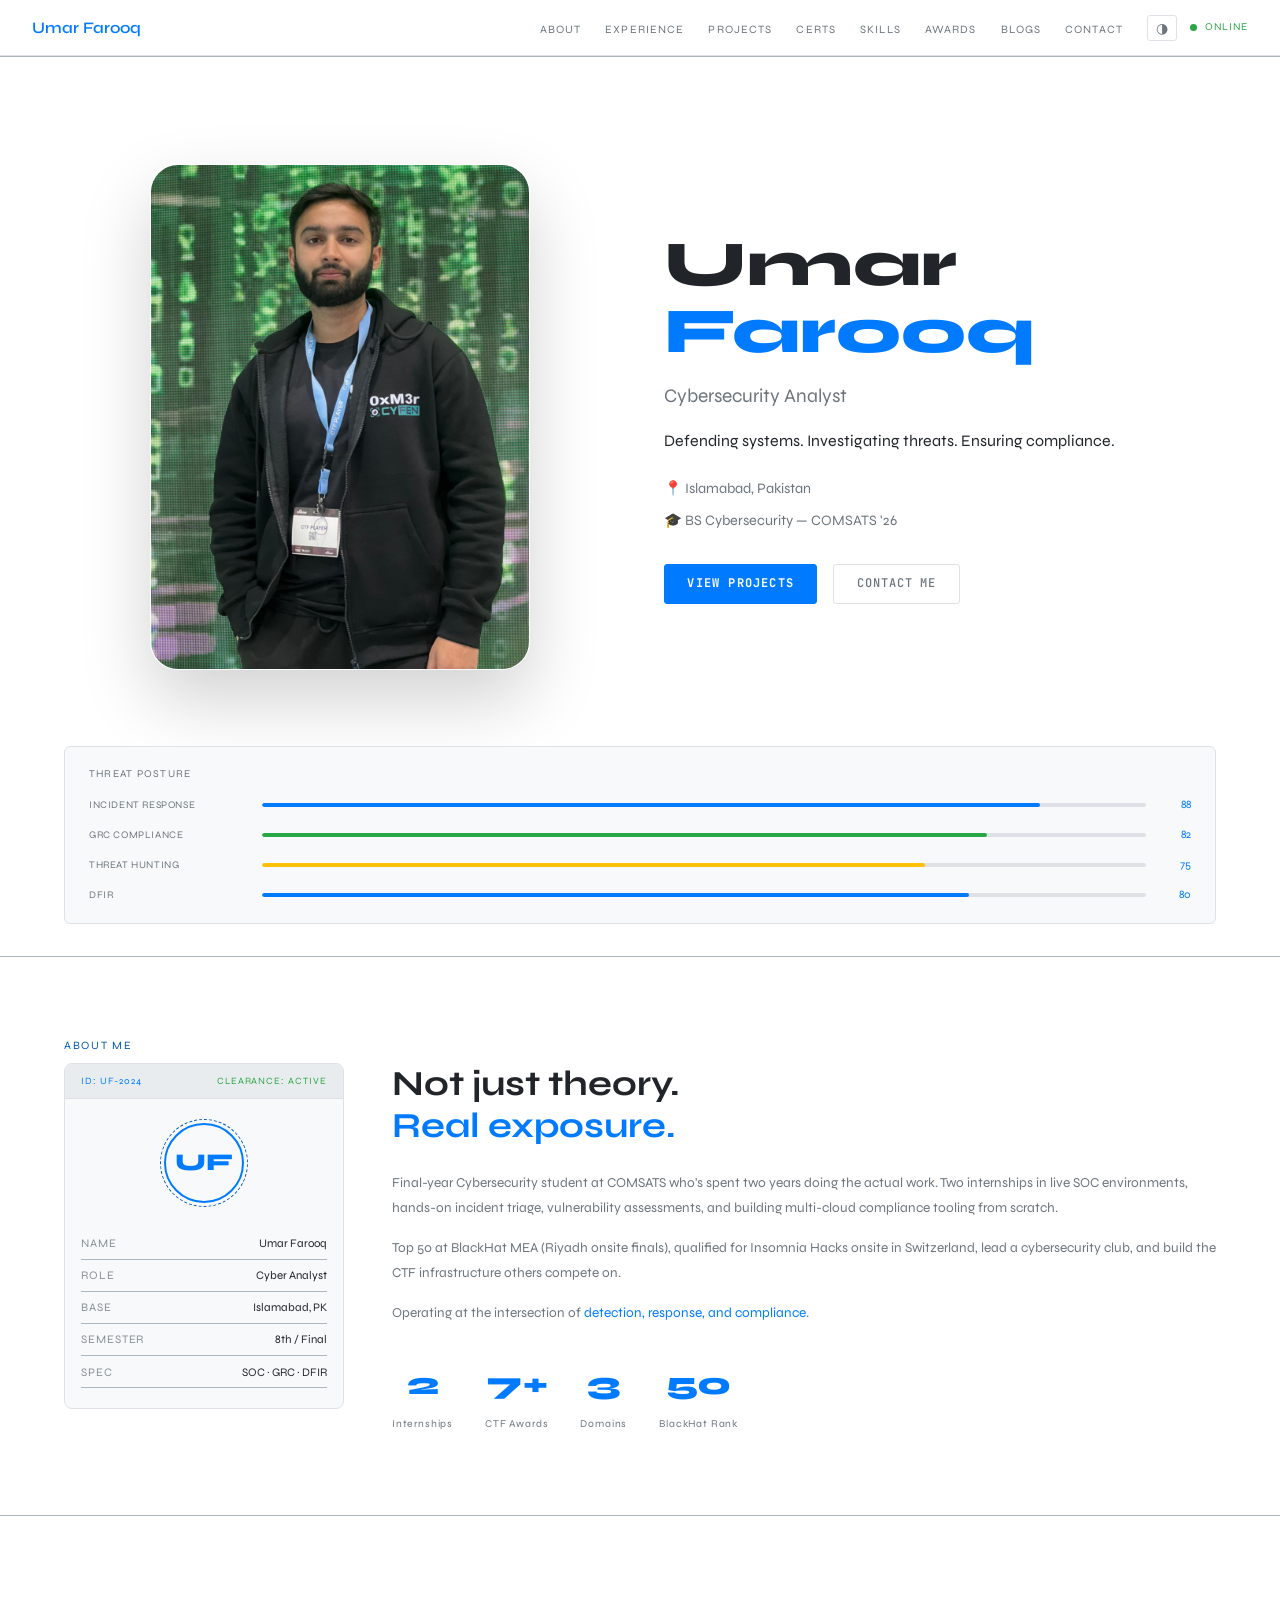
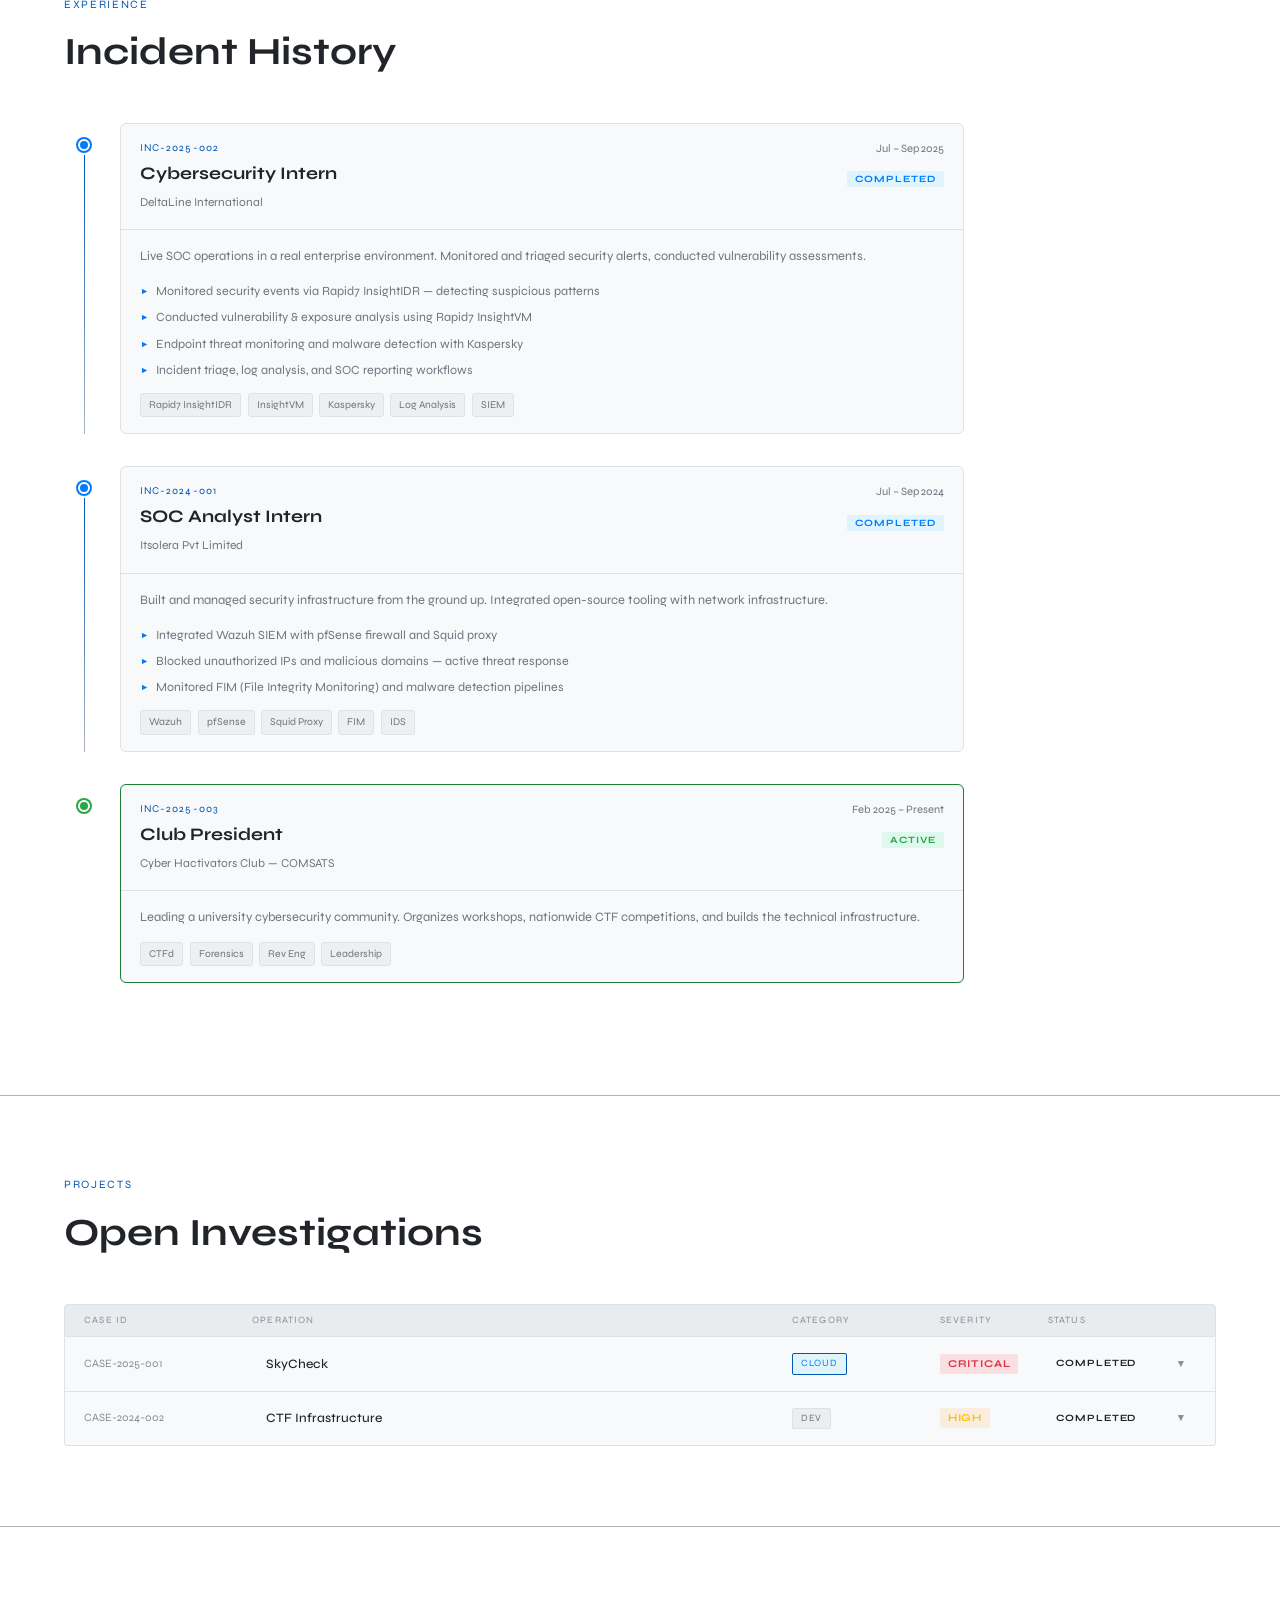
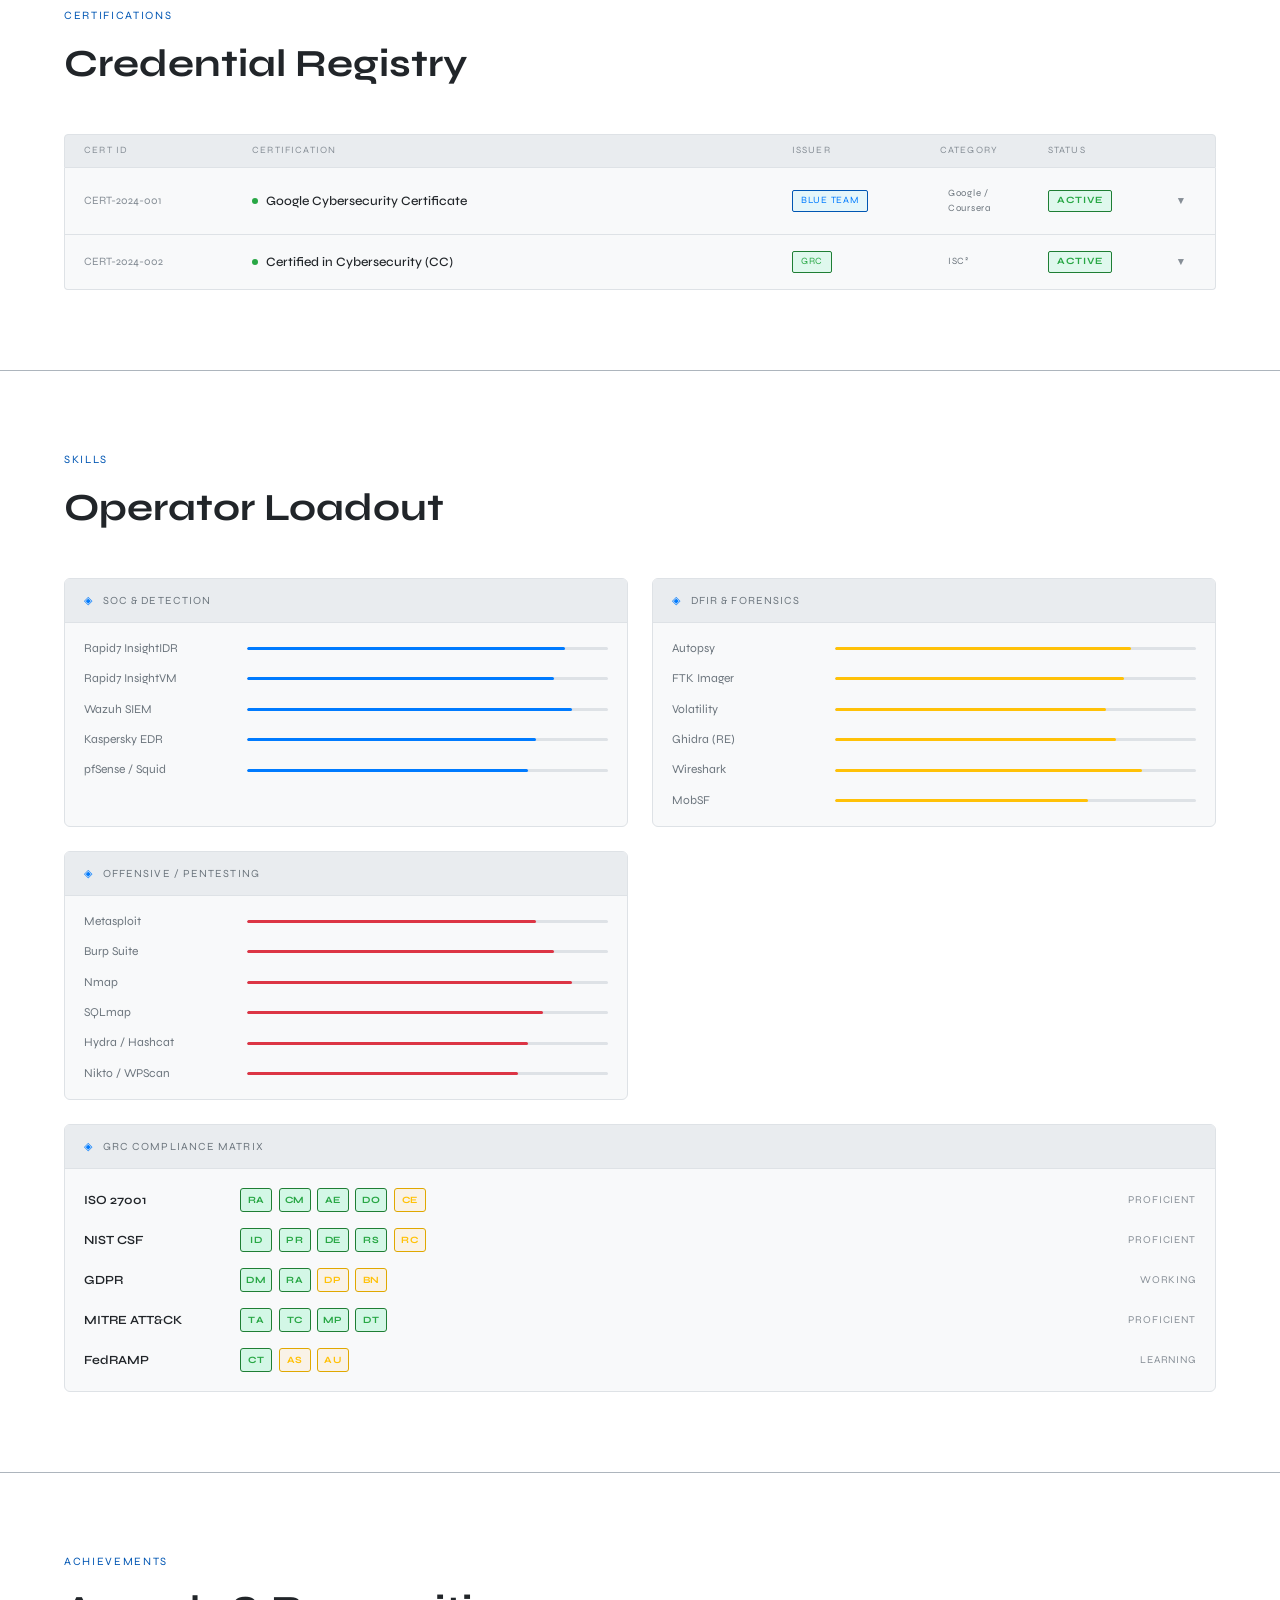
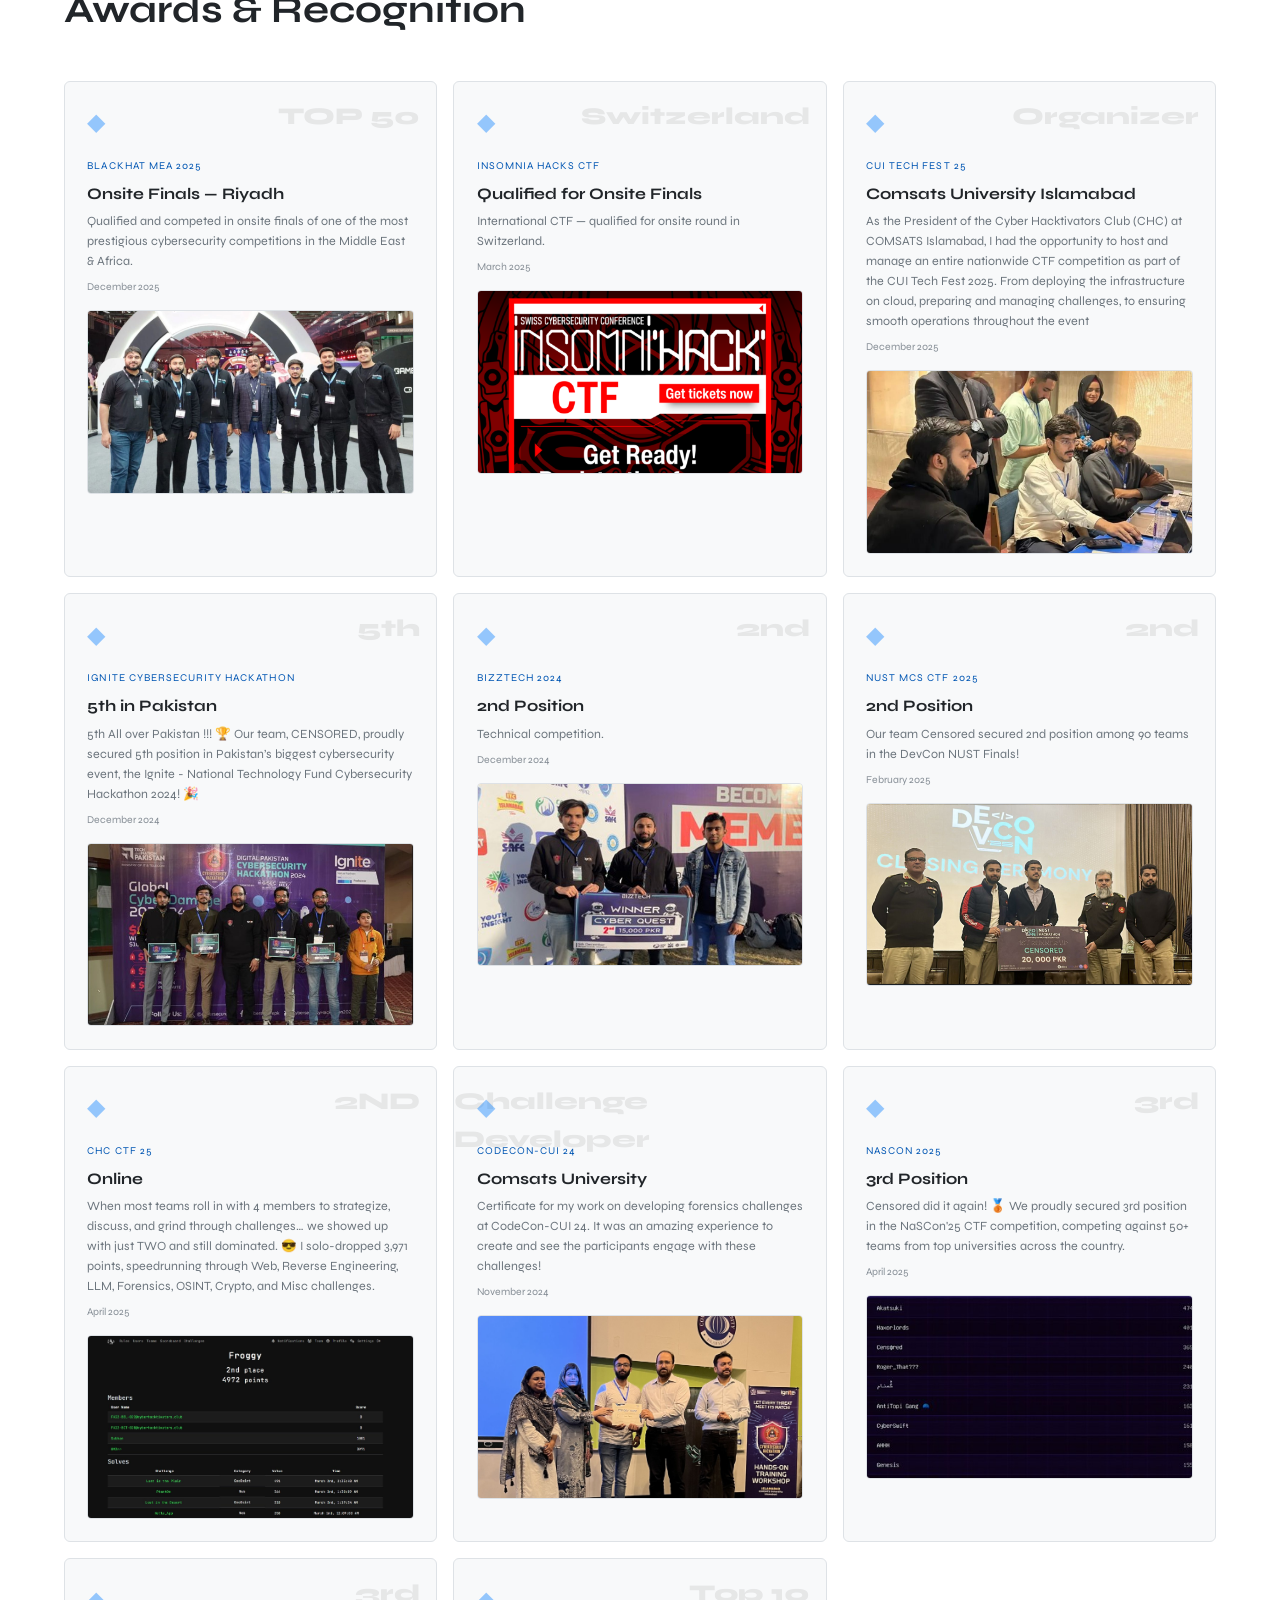
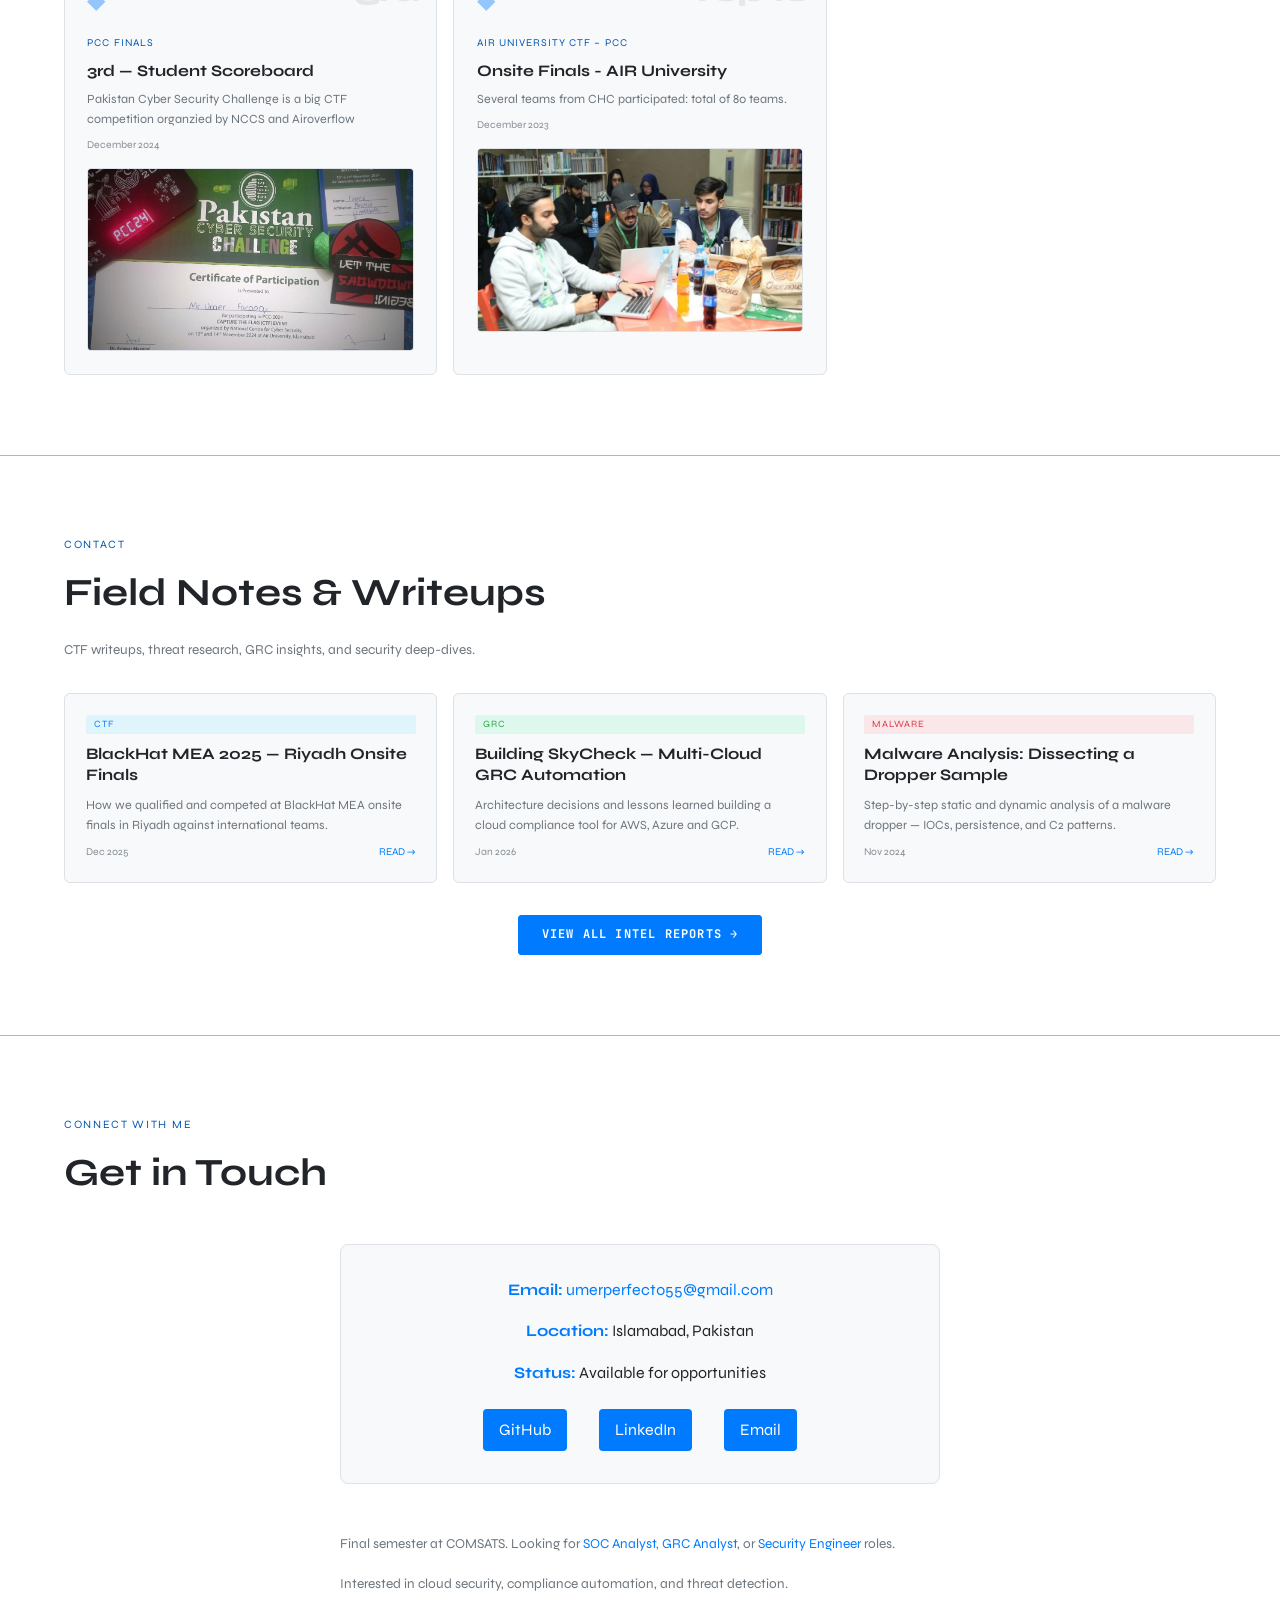
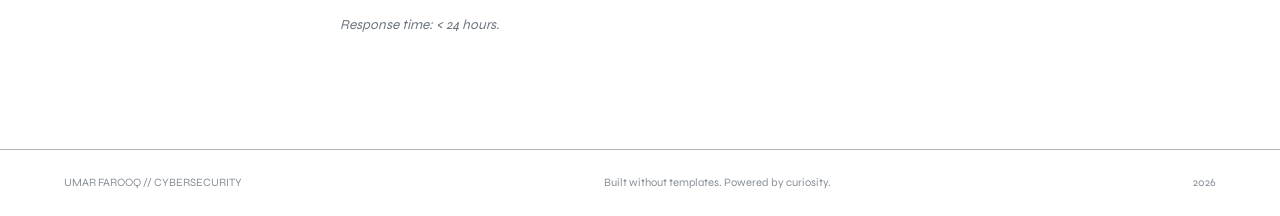
<file: index.html>
<!DOCTYPE html>
<html lang="en" data-theme="dark">
<head>
  <meta charset="UTF-8" />
  <meta name="viewport" content="width=device-width, initial-scale=1.0"/>
  <title>Umar Farooq // Cybersecurity Analyst</title>
  <link rel="stylesheet" href="style.css" />
  <link rel="preconnect" href="https://fonts.googleapis.com">
  <link href="https://fonts.googleapis.com/css2?family=JetBrains+Mono:wght@300;400;500;700&family=Syne:wght@400;600;700;800&display=swap" rel="stylesheet">
</head>
<body>
  <!-- NAV -->
  <nav id="navbar">
    <div class="nav-brand">Umar Farooq</div>
    <ul class="nav-links" id="navLinks">
      <li><a href="#about">ABOUT</a></li>
      <li><a href="#experience">EXPERIENCE</a></li>
      <li><a href="#projects">PROJECTS</a></li>
      <li><a href="#certifications">CERTS</a></li>
      <li><a href="#skills">SKILLS</a></li>
      <li><a href="#achievements">AWARDS</a></li>
      <li><a href="blog.html">BLOGS</a></li>
      <li><a href="#contact">CONTACT</a></li>
    </ul>
    <div class="nav-right">
      <button class="theme-toggle" onclick="toggleTheme()" title="Toggle theme">◑</button>
      <div class="nav-status"><span class="status-dot"></span><span class="status-text">ONLINE</span></div>
    </div>
    <button class="hamburger" id="hamburger"><span></span><span></span><span></span></button>
  </nav>

  <!-- HERO -->
  <section id="hero">
    <div class="hero-left">
      <div class="hero-photo-card">
        <img src="images/umer.jpeg" alt="Umar Farooq portrait" />
      </div>
    </div>
    <div class="hero-right">
      <h1 class="hero-name">Umar<br><span>Farooq</span></h1>
      <p class="hero-role">Cybersecurity Analyst</p>
      <p class="hero-tagline">Defending systems. Investigating threats. Ensuring compliance.</p>
      <div class="hero-meta">
        <span>📍 Islamabad, Pakistan</span>
        <span>🎓 BS Cybersecurity — COMSATS '26</span>
      </div>
      <div class="hero-cta">
        <a href="#projects" class="btn-primary">VIEW PROJECTS</a>
        <a href="#contact" class="btn-secondary">CONTACT ME</a>
      </div>
    </div>
    <div class="hero-risk-panel" id="riskPanel">
      <div class="risk-header">THREAT POSTURE</div>
    </div>
  </section>

  <!-- ABOUT -->
  <section id="about">
    <div class="section-label">About Me</div>
    <div class="about-grid">
      <div class="id-card">
        <div class="id-header"><span class="id-tag">ID: UF-2024</span><span class="id-clearance">CLEARANCE: ACTIVE</span></div>
        <div class="id-avatar">
          <div class="avatar-ring"><div class="avatar-inner">UF</div></div>
          <div class="avatar-pulse"></div>
        </div>
        <div class="id-details">
          <div class="id-row"><span>NAME</span><span>Umar Farooq</span></div>
          <div class="id-row"><span>ROLE</span><span>Cyber Analyst</span></div>
          <div class="id-row"><span>BASE</span><span>Islamabad, PK</span></div>
          <div class="id-row"><span>SEMESTER</span><span>8th / Final</span></div>
          <div class="id-row"><span>SPEC</span><span>SOC · GRC · DFIR</span></div>
        </div>
      </div>
      <div class="about-text-block">
        <h2>Not just theory.<br><span class="accent-text">Real exposure.</span></h2>
        <p>Final-year Cybersecurity student at COMSATS who's spent two years doing the actual work. Two internships in live SOC environments, hands-on incident triage, vulnerability assessments, and building multi-cloud compliance tooling from scratch.</p>
        <p>Top 50 at BlackHat MEA (Riyadh onsite finals), qualified for Insomnia Hacks onsite in Switzerland, lead a cybersecurity club, and build the CTF infrastructure others compete on.</p>
        <p>Operating at the intersection of <span class="accent-text">detection, response, and compliance</span>.</p>
        <div class="about-stats">
          <div class="stat"><span class="stat-num">2</span><span class="stat-label">Internships</span></div>
          <div class="stat"><span class="stat-num">7+</span><span class="stat-label">CTF Awards</span></div>
          <div class="stat"><span class="stat-num">3</span><span class="stat-label">Domains</span></div>
          <div class="stat"><span class="stat-num">50</span><span class="stat-label">BlackHat Rank</span></div>
        </div>
      </div>
    </div>
  </section>

  <!-- EXPERIENCE -->
  <section id="experience">
    <div class="section-label">Experience</div>
    <h2 class="section-title">Incident History</h2>
    <div class="timeline" id="timelineContainer"></div>
  </section>

  <!-- PROJECTS -->
  <section id="projects">
    <div class="section-label">Projects</div>
    <h2 class="section-title">Open Investigations</h2>
    <div class="alert-panel-header">
      <div class="ap-col">CASE ID</div><div class="ap-col">OPERATION</div>
      <div class="ap-col">CATEGORY</div><div class="ap-col">SEVERITY</div><div class="ap-col">STATUS</div>
    </div>
    <div class="case-item" id="case1">
      <div class="case-row" onclick="toggleCase('case1')">
        <div class="ap-col case-id">CASE-2025-001</div>
        <div class="ap-col case-name"><span class="case-indicator active-indicator"></span>SkyCheck</div>
        <div class="ap-col"><span class="cat-tag cloud">CLOUD GRC</span></div>
        <div class="ap-col"><span class="sev critical">CRITICAL</span></div>
        <div class="ap-col"><span class="status-badge active">IN PROGRESS</span></div>
        <span class="expand-arrow">▼</span>
      </div>
      <div class="case-details">
        <div class="case-report">
          <div class="report-section"><span class="report-label">OVERVIEW</span>
            <p>Multi-cloud compliance assessment tool (AWS, Azure, GCP). Automates control checks against ISO 27001, NIST, GDPR, FedRAMP — eliminating manual audit bottlenecks.</p>
          </div>
          <div class="report-grid">
            <div class="report-section"><span class="report-label">FRAMEWORKS</span>
              <div class="report-tags"><span class="tool-tag">ISO 27001</span><span class="tool-tag">NIST</span><span class="tool-tag">GDPR</span><span class="tool-tag">FedRAMP</span></div>
            </div>
            <div class="report-section"><span class="report-label">CAPABILITIES</span>
              <ul class="report-list">
                <li>Automated compliance checks across 3 clouds</li>
                <li>Risk scoring: severity × exposure × exploitability</li>
                <li>MITRE ATT&amp;CK mapping per finding</li>
                <li>Threat intel: Shodan, VirusTotal</li>
                <li>Output: JSON, CSV, PDF/HTML</li>
              </ul>
            </div>
          </div>
        </div>
      </div>
    </div>
    <div class="case-item" id="case2">
      <div class="case-row" onclick="toggleCase('case2')">
        <div class="ap-col case-id">CASE-2024-002</div>
        <div class="ap-col case-name"><span class="case-indicator active-indicator"></span>CTF Infrastructure</div>
        <div class="ap-col"><span class="cat-tag offense">OFFENSE/RED</span></div>
        <div class="ap-col"><span class="sev high">HIGH</span></div>
        <div class="ap-col"><span class="status-badge active">ONGOING</span></div>
        <span class="expand-arrow">▼</span>
      </div>
      <div class="case-details">
        <div class="case-report">
          <div class="report-section"><span class="report-label">OVERVIEW</span>
            <p>Full-stack CTF platform for nationwide university competitions. Responsible for both infrastructure and challenges — Cryptography, Reverse Engineering, Digital Forensics.</p>
          </div>
          <div class="report-grid">
            <div class="report-section"><span class="report-label">DOMAINS</span>
              <div class="report-tags"><span class="tool-tag">Cryptography</span><span class="tool-tag">Reverse Engineering</span><span class="tool-tag">Digital Forensics</span></div>
            </div>
            <div class="report-section"><span class="report-label">INFRASTRUCTURE</span>
              <ul class="report-list">
                <li>CTFd platform deployment &amp; management</li>
                <li>Plugin: dynamic instance spawning</li>
                <li>Plugin: cheat detection mechanisms</li>
              </ul>
            </div>
          </div>
        </div>
      </div>
    </div>
  </section>

  <!-- CERTIFICATIONS -->
  <section id="certifications">
    <div class="section-label">Certifications</div>
    <h2 class="section-title">Credential Registry</h2>
    <div class="alert-panel-header">
      <div class="ap-col">CERT ID</div><div class="ap-col">CERTIFICATION</div>
      <div class="ap-col">ISSUER</div><div class="ap-col">CATEGORY</div><div class="ap-col">STATUS</div>
    </div>
    <div id="certificationsContainer"></div>
  </section>
  <section id="skills">
    <div class="section-label">Skills</div>
    <h2 class="section-title">Operator Loadout</h2>
    <div class="skills-dashboard" id="skillsDashboard">
      <!-- Rendered dynamically by renderOperatorLoadout() in script.js -->
    </div>
  </section>

  <!-- ACHIEVEMENTS -->
  <section id="achievements">
    <div class="section-label">Achievements</div>
    <h2 class="section-title">Awards & Recognition</h2>
    <div class="achievements-grid" id="achievementsGrid"></div>
  </section>

  <!-- BLOG PREVIEW -->
  <section id="blog">
    <div class="section-label">Contact</div>
    <h2 class="section-title">Field Notes & Writeups</h2>
    <p class="section-desc">CTF writeups, threat research, GRC insights, and security deep-dives.</p>
    <div class="blog-grid" id="blogPreviewGrid"></div>
    <div class="blog-footer">
      <a href="blog.html" class="btn-primary">VIEW ALL INTEL REPORTS →</a>
    </div>
  </section>

  <!-- CONTACT -->
  <section id="contact">
    <div class="section-label">Connect with Me</div>
    <h2 class="section-title">Get in Touch</h2>
    <div class="contact-grid">
      <div class="contact-info">
        <p><strong>Email:</strong> <a href="mailto:umerperfect055@gmail.com">umerperfect055@gmail.com</a></p>
        <p><strong>Location:</strong> Islamabad, Pakistan</p>
        <p><strong>Status:</strong> Available for opportunities</p>
        <div class="contact-links">
          <a href="https://github.com" target="_blank">GitHub</a>
          <a href="https://linkedin.com" target="_blank">LinkedIn</a>
          <a href="mailto:umerperfect055@gmail.com">Email</a>
        </div>
      </div>
      <div class="contact-message">
        <p>Final semester at COMSATS. Looking for <span class="accent-text">SOC Analyst</span>, <span class="accent-text">GRC Analyst</span>, or <span class="accent-text">Security Engineer</span> roles.</p>
        <p>Interested in cloud security, compliance automation, and threat detection.</p>
        <p class="contact-note">Response time: &lt; 24 hours.</p>
      </div>
    </div>
  </section>

  <footer>
    <div class="footer-inner">
      <span class="footer-brand">UMAR FAROOQ // CYBERSECURITY</span>
      <span class="footer-copy">Built without templates. Powered by curiosity.</span>
      <span class="footer-right">2026</span>
    </div>
  </footer>

  <script src="data.js"></script>
  <script src="script.js"></script>
</body>
</html>
</file>
<file: style.css>
/* ─── UMAR FAROOQ PORTFOLIO — style.css ─── */

/* ── Variables: Light Mode (default) ── */
:root,[data-theme="light"] {
  --bg:#ffffff; --bg-card:#f8f9fa; --bg-card2:#e9ecef;
  --border:#dee2e6; --border-dim:#adb5bd;
  --accent:#007bff; --accent-dim:#0056b3;
  --green:#28a745; --green-dim:#1e7e34;
  --amber:#ffc107; --amber-dim:#e0a800;
  --red:#dc3545; --red-dim:#bd2130;
  --text:#212529; --text-dim:#6c757d; --text-muted:#868e96;
  --nav-bg:rgba(255,255,255,0.95);
  --terminal-bg:#f8f9fa; --terminal-header:#e9ecef;
  --login-bg:rgba(0,0,0,0.1);
  --shadow:0 2px 10px rgba(0,0,0,0.1);
}

/* ── Variables: Dark Mode ── */
[data-theme="dark"] {
  --bg:#1a1a1a; --bg-card:#2d2d2d; --bg-card2:#3a3a3a;
  --border:#404040; --border-dim:#555555;
  --accent:#4dabf7; --accent-dim:#339af0;
  --green:#51cf66; --green-dim:#40c057;
  --amber:#ffd43b; --amber-dim:#fab005;
  --red:#ff6b6b; --red-dim:#fa5252;
  --text:#f8f9fa; --text-dim:#adb5bd; --text-muted:#6c757d;
  --nav-bg:rgba(26,26,26,0.95);
  --terminal-bg:#2d2d2d; --terminal-header:#3a3a3a;
  --login-bg:rgba(0,0,0,0.5);
  --shadow:0 4px 20px rgba(0,0,0,0.3);
}
[data-theme="light"] .terminal-body,
[data-theme="light"] .terminal-window { background: var(--terminal-bg); color: #c8d8e8; }
[data-theme="light"] .t-output { color:#c8d8e8; }
[data-theme="light"] #threat-ticker { background:rgba(240,244,248,0.95); border-bottom-color:rgba(208,32,48,0.2); }

/* ── Reset ── */
*,*::before,*::after{box-sizing:border-box;margin:0;padding:0}
html{scroll-behavior:smooth;font-size:16px}
body{background:var(--bg);color:var(--text);font-family:'Syne',sans-serif;overflow-x:hidden;line-height:1.6;transition:background 0.3s,color 0.3s}
a{color:inherit;text-decoration:none}
ul{list-style:none}
::-webkit-scrollbar{width:4px}
::-webkit-scrollbar-track{background:var(--bg)}
::-webkit-scrollbar-thumb{background:var(--border);border-radius:2px}
::selection{background:var(--accent);color:var(--bg)}
.hidden{display:none!important}
.accent-text{color:var(--accent)}

/* ── NAV ── */
#navbar{position:fixed;top:0;left:0;right:0;z-index:1000;display:flex;align-items:center;gap:1.5rem;padding:0 2rem;height:56px;background:var(--nav-bg);border-bottom:1px solid var(--border);backdrop-filter:blur(12px);transition:background 0.3s}
.nav-brand{font-size:1rem;color:var(--accent);white-space:nowrap;font-weight:600}
.nav-links{display:flex;gap:1.5rem;margin-left:auto}
.nav-links a{font-size:0.7rem;letter-spacing:.1em;color:var(--text-dim);transition:color 0.2s;padding:4px 0;border-bottom:1px solid transparent}
.nav-links a:hover,.nav-links a.nav-active{color:var(--accent);border-bottom-color:var(--accent)}
.nav-right{display:flex;align-items:center;gap:0.8rem}
.theme-toggle{background:none;border:1px solid var(--border);border-radius:3px;color:var(--text-dim);cursor:pointer;padding:4px 8px;font-size:0.85rem;transition:all 0.2s}
.theme-toggle:hover{border-color:var(--accent);color:var(--accent)}
.admin-btn{background:none;border:1px solid var(--border);border-radius:3px;color:var(--text-dim);cursor:pointer;padding:4px 8px;font-size:0.85rem;transition:all 0.2s}
.admin-btn:hover{border-color:var(--accent);color:var(--accent)}
.nav-status{display:flex;align-items:center;gap:.5rem;font-size:.65rem;color:var(--green);letter-spacing:.1em;white-space:nowrap}
.status-dot{width:7px;height:7px;background:var(--green);border-radius:50%;animation:pulse-green 2s infinite}
.status-dot.small{width:5px;height:5px}
.hamburger{display:none;flex-direction:column;gap:4px;background:none;border:none;cursor:pointer;padding:4px}
.hamburger span{display:block;width:20px;height:2px;background:var(--text-dim);border-radius:2px;transition:.3s}

/* ── TICKER ── */
#threat-ticker{position:fixed;top:56px;left:0;right:0;z-index:900;display:flex;align-items:center;height:28px;overflow:hidden;background:var(--nav-bg);border-bottom:1px solid rgba(255,71,87,.2);font-size:.65rem}
.ticker-label{padding:0 1rem;color:var(--red);letter-spacing:.1em;font-weight:700;border-right:1px solid var(--red-dim);white-space:nowrap;flex-shrink:0}
.ticker-track{display:flex;align-items:center;white-space:nowrap;animation:ticker-scroll 45s linear infinite;color:var(--text-dim)}
.ticker-track span{margin:0 2rem}
.evt-red{color:var(--red);margin-right:.3rem}
.evt-green{color:var(--green);margin-right:.3rem}
.evt-amber{color:var(--amber);margin-right:.3rem}

/* ── HERO ── */
#hero{min-height:100vh;display:grid;grid-template-columns:1fr 1fr;grid-template-rows:1fr auto;align-items:center;padding:5rem 4rem 2rem;gap:3rem;position:relative;overflow:hidden;margin-top:56px}

/* Terminal */
.terminal-window{background:var(--terminal-bg);border:1px solid var(--border);border-radius:8px;overflow:hidden;box-shadow:0 0 40px rgba(0,200,255,.05),var(--shadow)}
.terminal-bar{display:flex;align-items:center;gap:.5rem;padding:.6rem 1rem;background:var(--terminal-header);border-bottom:1px solid var(--border)}
.t-dot{width:10px;height:10px;border-radius:50%}
.t-dot.red{background:#ff5f57}.t-dot.yellow{background:#febc2e}.t-dot.green{background:#28c840}
.t-title{font-size:.7rem;color:var(--text-dim);margin:0 auto}
.terminal-body{padding:1.2rem;font-size:.78rem;min-height:200px;background:var(--terminal-bg);color:#c8d8e8}
.t-line{margin:.3rem 0;display:flex;align-items:flex-start;gap:.5rem}
.t-prompt{color:var(--green);flex-shrink:0}
.t-cmd{color:var(--accent)}
.t-output{color:#c8d8e8;margin-left:1.1rem;display:block}
.t-blink{animation:blink .8s step-end infinite;color:#c8d8e8}

/* Hero left */
.hero-left{display:flex;align-items:center;justify-content:center}
.hero-photo-card{width:100%;max-width:380px;border-radius:28px;overflow:hidden;background:linear-gradient(180deg,rgba(255,255,255,.06),rgba(255,255,255,.02));border:1px solid rgba(255,255,255,.1);box-shadow:0 30px 70px rgba(0,0,0,.18)}
.hero-photo-card img{display:block;width:100%;height:auto;object-fit:cover}
@media (max-width:980px){.hero-left{padding-bottom:2rem}.hero-photo-card{max-width:320px}}

/* Hero right */
.hero-right{z-index:1}
.hero-name{font-family:'Syne',sans-serif;font-size:clamp(3rem,5vw,4.5rem);font-weight:800;line-height:1.05;color:var(--text);margin-bottom:1rem}
.hero-name span{color:var(--accent)}

/* Profile card */
.profile-card{background:var(--bg-card);border:1px solid var(--border);border-radius:8px;padding:2rem;text-align:center;box-shadow:var(--shadow)}
.profile-card h2{font-size:2rem;margin-bottom:1rem;color:var(--accent)}
.profile-card p{font-size:1rem;color:var(--text-dim)}
.hero-role{margin-bottom:1rem;color:var(--text-dim);font-size:1.2rem}
.hero-tagline{font-size:1rem;color:var(--text);margin-bottom:1.5rem}
.hero-meta{display:flex;flex-direction:column;gap:0.5rem;font-size:0.9rem;color:var(--text-dim);margin-bottom:2rem}
.hero-cta{display:flex;gap:1rem}
.btn-primary{background:var(--accent);color:white;padding:0.75rem 1.5rem;border-radius:4px;text-decoration:none;font-weight:600;transition:background 0.3s}
.btn-primary:hover{background:var(--accent-dim)}
.btn-secondary{background:transparent;border:1px solid var(--accent);color:var(--accent);padding:0.75rem 1.5rem;border-radius:4px;text-decoration:none;font-weight:600;transition:all 0.3s}
.btn-secondary:hover{background:var(--accent);color:white}

/* Risk panel */
.hero-risk-panel{grid-column:1/-1;background:var(--bg-card);border:1px solid var(--border);border-radius:6px;padding:1.2rem 1.5rem;display:flex;flex-direction:column;gap:.75rem}
.risk-header{font-size:.65rem;letter-spacing:.12em;color:var(--text-dim);margin-bottom:.1rem}
.risk-row{display:grid;grid-template-columns:160px 1fr 32px;align-items:center;gap:.8rem}
.risk-row span:first-child{font-size:.63rem;color:var(--text-dim);letter-spacing:.06em;white-space:nowrap}
.risk-bar{height:4px;background:var(--border);border-radius:2px;overflow:hidden}
.risk-fill{height:100%;background:var(--accent);border-radius:2px;animation:fill-bar 1.5s ease-out}
.risk-fill.green{background:var(--green)}.risk-fill.amber{background:var(--amber)}
.risk-row span:last-child,.risk-score{font-size:.7rem;color:var(--accent);text-align:right}
.risk-score.green{color:var(--green)}.risk-score.amber{color:var(--amber)}
.risk-row-link{display:grid;grid-template-columns:160px 1fr 32px;align-items:center;gap:.8rem;text-decoration:none;border-radius:3px;padding:3px 6px;margin:-3px -6px;transition:background .2s,border-color .2s;border:1px solid transparent;cursor:pointer}
.risk-row-link:hover{background:rgba(0,200,255,.06);border-color:var(--border)}

/* ── BUTTONS ── */
.btn-primary{display:inline-flex;align-items:center;padding:.6rem 1.4rem;background:var(--accent);color:var(--bg);font-family:'JetBrains Mono',monospace;font-size:.75rem;font-weight:700;letter-spacing:.1em;border:1px solid var(--accent);border-radius:3px;cursor:pointer;transition:all .2s}
.btn-primary:hover{background:transparent;color:var(--accent)}
.btn-secondary{display:inline-flex;align-items:center;padding:.6rem 1.4rem;background:transparent;color:var(--text-dim);font-family:'JetBrains Mono',monospace;font-size:.75rem;font-weight:500;letter-spacing:.08em;border:1px solid var(--border);border-radius:3px;cursor:pointer;transition:all .2s}
.btn-secondary:hover{border-color:var(--accent);color:var(--accent)}

/* ── SECTIONS ── */
section{padding:5rem 4rem;border-top:1px solid var(--border-dim)}
.section-label{font-size:.7rem;letter-spacing:.15em;color:var(--accent-dim);text-transform:uppercase;margin-bottom:.5rem}
.section-title{font-family:'Syne',sans-serif;font-size:clamp(1.8rem,3vw,2.5rem);font-weight:700;color:var(--text);margin-bottom:2.5rem}
.section-desc{font-size:.85rem;color:var(--text-dim);margin-top:-1.5rem;margin-bottom:2rem;max-width:600px}

/* ── ABOUT ── */
.about-grid{display:grid;grid-template-columns:280px 1fr;gap:3rem;align-items:start}
.id-card{background:var(--bg-card);border:1px solid var(--border);border-radius:8px;overflow:hidden}
.id-header{display:flex;justify-content:space-between;align-items:center;padding:.6rem 1rem;background:var(--bg-card2);border-bottom:1px solid var(--border);font-size:.6rem;letter-spacing:.1em}
.id-tag{color:var(--accent)}.id-clearance{color:var(--green)}
.id-avatar{padding:1.5rem;display:flex;justify-content:center;position:relative}
.avatar-ring{width:80px;height:80px;border-radius:50%;border:2px solid var(--accent);display:flex;align-items:center;justify-content:center;position:relative}
.avatar-ring::before{content:'';position:absolute;inset:-6px;border-radius:50%;border:1px dashed var(--accent-dim);animation:spin 8s linear infinite}
.avatar-inner{font-family:'Syne',sans-serif;font-size:1.5rem;font-weight:800;color:var(--accent)}
.avatar-pulse{position:absolute;width:100px;height:100px;border-radius:50%;border:1px solid var(--accent);animation:pulse-ring 2s ease-out infinite;opacity:0}
.id-details{padding:0 1rem 1.2rem}
.id-row{display:flex;justify-content:space-between;padding:.4rem 0;border-bottom:1px solid var(--border-dim);font-size:.72rem}
.id-row span:first-child{color:var(--text-muted);letter-spacing:.08em}
.about-text-block h2{font-family:'Syne',sans-serif;font-size:2.2rem;font-weight:700;line-height:1.2;color:var(--text);margin-bottom:1.5rem}
.about-text-block p{font-size:.85rem;color:var(--text-dim);margin-bottom:1rem;line-height:1.8}
.about-stats{display:flex;gap:2rem;margin-top:2rem;flex-wrap:wrap}
.stat{text-align:center}
.stat-num{display:block;font-family:'Syne',sans-serif;font-size:2rem;font-weight:800;color:var(--accent)}
.stat-label{font-size:.65rem;letter-spacing:.08em;color:var(--text-dim)}

/* ── TIMELINE ── */
.timeline{position:relative;max-width:900px}
.timeline-item{display:grid;grid-template-columns:40px 1fr;gap:1rem;margin-bottom:2rem}
.timeline-connector{display:flex;flex-direction:column;align-items:center;padding-top:1rem}
.tl-dot{width:12px;height:12px;border-radius:50%;background:var(--accent);border:2px solid var(--bg);box-shadow:0 0 0 2px var(--accent);flex-shrink:0;z-index:1}
.tl-dot.pulse-dot{background:var(--green);box-shadow:0 0 0 2px var(--green);animation:pulse-green 1.5s infinite}
.tl-line{width:1px;flex-grow:1;margin-top:4px;background:linear-gradient(to bottom,var(--accent-dim),var(--border-dim))}
.timeline-card{background:var(--bg-card);border:1px solid var(--border);border-radius:6px;overflow:hidden;transition:border-color .2s}
.timeline-card:hover{border-color:var(--accent-dim)}
.card-linkable{display:block;text-decoration:none;color:inherit;cursor:pointer}
.card-linkable.timeline-card:hover,.card-linkable.ach-card:hover{border-color:var(--accent);box-shadow:0 0 0 1px var(--accent)20}
.card-link-icon{font-size:.7rem;color:var(--accent);opacity:.7;margin-left:.3rem;vertical-align:middle;transition:opacity .2s}
.card-linkable:hover .card-link-icon{opacity:1}
.ongoing-card{border-color:var(--green-dim)}
.tl-card-header{display:flex;justify-content:space-between;align-items:flex-start;padding:1rem 1.2rem;border-bottom:1px solid var(--border);gap:1rem}
.tl-incident-id{font-size:.65rem;letter-spacing:.1em;color:var(--accent-dim);display:block;margin-bottom:.2rem}
.tl-card-header h3{font-family:'Syne',sans-serif;font-size:1.1rem;font-weight:700;color:var(--text)}
.tl-org{font-size:.75rem;color:var(--text-dim)}
.tl-meta{text-align:right;flex-shrink:0}
.tl-date{font-size:.7rem;color:var(--text-dim);display:block;margin-bottom:.4rem}
.tl-badge{font-size:.6rem;letter-spacing:.1em;padding:2px 8px;border-radius:2px;font-weight:700}
.tl-badge.resolved{background:rgba(0,200,255,.1);color:var(--accent)}
.tl-badge.ongoing{background:rgba(0,230,118,.1);color:var(--green)}
.tl-card-body{padding:1rem 1.2rem;font-size:.8rem}
.tl-card-body p{color:var(--text-dim);margin-bottom:.8rem;line-height:1.7}
.tl-findings{margin:.8rem 0;display:flex;flex-direction:column;gap:.4rem}
.tl-findings li{color:var(--text-dim);font-size:.78rem;padding-left:1rem;position:relative}
.tl-findings li::before{content:'►';position:absolute;left:0;color:var(--accent);font-size:.55rem;top:3px}
.tl-tools{display:flex;flex-wrap:wrap;gap:.4rem;margin-top:.8rem}

/* ── CASES ── */
.alert-panel-header{display:grid;grid-template-columns:160px 1fr 140px 100px 110px 30px;gap:.5rem;padding:.5rem 1.2rem;background:var(--bg-card2);border:1px solid var(--border);border-radius:4px 4px 0 0;font-size:.6rem;letter-spacing:.12em;color:var(--text-muted);text-transform:uppercase}
.case-item{border:1px solid var(--border);border-top:none;background:var(--bg-card);overflow:hidden;transition:border-color .2s}
.case-item:hover{border-color:var(--accent-dim)}
.case-item:last-child{border-radius:0 0 4px 4px}
.case-row{display:grid;grid-template-columns:160px 1fr 140px 100px 110px 30px;gap:.5rem;padding:1rem 1.2rem;align-items:center;cursor:pointer;transition:background .2s;font-size:.8rem}
.case-row:hover{background:rgba(0,200,255,.03)}
.ap-col{display:flex;align-items:center}
.case-id{font-size:.7rem;color:var(--text-muted)}
.case-name{font-weight:500;color:var(--text);gap:.5rem}
.case-indicator{width:6px;height:6px;border-radius:50%}
.active-indicator{background:var(--green);animation:pulse-green 1.5s infinite}
.cat-tag{font-size:.6rem;letter-spacing:.08em;padding:2px 8px;border-radius:2px}
.cat-tag.cloud{background:rgba(0,200,255,.1);color:var(--accent);border:1px solid var(--accent-dim)}
.cat-tag.offense{background:rgba(255,71,87,.1);color:var(--red);border:1px solid var(--red-dim)}
.cat-tag.blue-team{background:rgba(0,200,255,.08);color:var(--accent);border:1px solid var(--accent-dim)}
.cat-tag.grc{background:rgba(0,230,118,.1);color:var(--green);border:1px solid var(--green-dim)}
.cat-tag.dfir{background:rgba(255,171,64,.1);color:var(--amber);border:1px solid var(--amber-dim)}
.cat-tag.ctf{background:rgba(200,146,234,.1);color:#c792ea;border:1px solid #c792ea60}
.cat-tag.dev{background:rgba(128,128,128,.1);color:var(--text-dim);border:1px solid var(--border)}
.btn-outline-sm{display:inline-flex;align-items:center;padding:.4rem 1rem;background:transparent;color:var(--accent);font-family:'JetBrains Mono',monospace;font-size:.68rem;font-weight:600;letter-spacing:.08em;border:1px solid var(--accent-dim);border-radius:3px;cursor:pointer;transition:all .2s;text-decoration:none}
.btn-outline-sm:hover{background:rgba(0,200,255,.08);border-color:var(--accent)}

.sev{font-size:.65rem;letter-spacing:.08em;padding:2px 8px;border-radius:2px;font-weight:700}
.sev.critical{background:rgba(255,71,87,.15);color:var(--red)}
.sev.high{background:rgba(255,171,64,.15);color:var(--amber)}
.status-badge{font-size:.6rem;letter-spacing:.1em;padding:2px 8px;border-radius:2px;font-weight:700}
.status-badge.active{background:rgba(0,230,118,.1);color:var(--green);border:1px solid var(--green-dim)}
.expand-arrow{font-size:.65rem;color:var(--text-muted);transition:transform .2s;justify-self:center}
.case-item.open .expand-arrow{transform:rotate(180deg)}
.case-details{max-height:0;overflow:hidden;transition:max-height .4s ease}
.case-item.open .case-details{max-height:800px}
.case-report{padding:1.5rem;border-top:1px solid var(--border-dim);background:var(--bg-card2)}
.report-section{margin-bottom:1.2rem}
.report-label{display:block;font-size:.62rem;letter-spacing:.15em;color:var(--accent-dim);text-transform:uppercase;margin-bottom:.5rem}
.report-section p{font-size:.82rem;color:var(--text-dim);line-height:1.7}
.report-grid{display:grid;grid-template-columns:1fr 1fr;gap:1.5rem;margin-bottom:1.2rem}
.report-tags{display:flex;flex-wrap:wrap;gap:.4rem}
.report-list{font-size:.78rem;color:var(--text-dim);display:flex;flex-direction:column;gap:.3rem}
.report-list li{padding-left:1rem;position:relative}
.report-list li::before{content:'→';position:absolute;left:0;color:var(--accent)}
.tool-tag{font-size:.65rem;padding:3px 8px;background:rgba(255,255,255,.04);border:1px solid var(--border);border-radius:3px;color:var(--text-dim);white-space:nowrap}
[data-theme="light"] .tool-tag{background:rgba(0,0,0,.04)}

/* ── SKILLS ── */
.skills-dashboard{display:grid;grid-template-columns:1fr 1fr;gap:1.5rem}
.skill-group{background:var(--bg-card);border:1px solid var(--border);border-radius:6px;overflow:hidden}
.grc-matrix-group{grid-column:1/-1}
.sg-header{display:flex;align-items:center;gap:.6rem;padding:.8rem 1.2rem;background:var(--bg-card2);border-bottom:1px solid var(--border);font-size:.68rem;letter-spacing:.1em;color:var(--text-dim)}
.sg-icon{color:var(--accent)}
.skill-list{padding:1rem 1.2rem;display:flex;flex-direction:column;gap:.7rem}
.skill-item{display:grid;grid-template-columns:150px 1fr;gap:.8rem;align-items:center}
.skill-item span{font-size:.75rem;color:var(--text-dim)}
.sk-bar{height:3px;background:var(--border);border-radius:2px;overflow:hidden}
.sk-fill{height:100%;border-radius:2px;background:var(--accent);width:0;transition:width 1s ease}
.sk-fill.amber{background:var(--amber)}.sk-fill.red{background:var(--red)}.sk-fill.green{background:var(--green)}
.compliance-matrix{padding:1.2rem;display:flex;flex-direction:column;gap:1rem}
.cm-item{display:grid;grid-template-columns:140px 1fr 100px;gap:1rem;align-items:center}
.cm-framework{font-size:.78rem;font-weight:600;color:var(--text)}
.cm-controls{display:flex;gap:.4rem;flex-wrap:wrap}
.cm-ctrl{width:32px;height:24px;display:flex;align-items:center;justify-content:center;font-size:.6rem;font-weight:700;letter-spacing:.05em;border-radius:3px;cursor:default;transition:all .2s}
.cm-ctrl.active{background:rgba(0,230,118,.15);color:var(--green);border:1px solid var(--green-dim)}
.cm-ctrl.partial{background:rgba(255,171,64,.1);color:var(--amber);border:1px solid var(--amber-dim)}
.cm-ctrl:hover{transform:translateY(-2px)}
.cm-status{font-size:.65rem;letter-spacing:.08em;color:var(--text-muted);text-align:right}

/* ── ACHIEVEMENTS ── */
.achievements-grid{display:grid;grid-template-columns:repeat(3,1fr);gap:1rem}
.ach-card{background:var(--bg-card);border:1px solid var(--border);border-radius:6px;padding:1.4rem;position:relative;overflow:hidden;transition:transform .2s,border-color .2s}
.ach-card:hover{transform:translateY(-3px);border-color:var(--accent-dim)}
.ach-card.featured{grid-column:1/-1;display:grid;grid-template-columns:80px auto 1fr;gap:1.5rem;align-items:start;border-color:var(--accent-dim)}
.ach-rank-badge{position:absolute;top:1rem;right:1rem;font-family:'Syne',sans-serif;font-size:1.5rem;font-weight:800;color:rgba(128,128,128,.15)}
.ach-card.featured .ach-rank-badge{position:static;font-size:2.5rem;color:var(--accent)}
.ach-icon{font-size:1.5rem;color:var(--accent);opacity:.4;margin-bottom:.5rem}
.ach-card.featured .ach-icon{font-size:2rem;opacity:1}
.ach-event{font-size:.65rem;letter-spacing:.1em;color:var(--accent-dim);text-transform:uppercase}
.ach-content h3{font-family:'Syne',sans-serif;font-size:1rem;font-weight:700;color:var(--text);margin:.3rem 0}
.ach-card.featured .ach-content h3{font-size:1.3rem}
.ach-content p{font-size:.78rem;color:var(--text-dim);line-height:1.6;margin-top:.3rem}
.ach-date{font-size:.65rem;color:var(--text-muted);display:block;margin-top:.5rem}
.ach-glow{position:absolute;top:0;right:0;width:200px;height:200px;background:radial-gradient(circle,rgba(0,200,255,.06) 0%,transparent 70%);pointer-events:none}

/* ── BLOG (Index preview) ── */
.blog-grid{display:grid;grid-template-columns:repeat(auto-fill,minmax(280px,1fr));gap:1rem}
.blog-card{background:var(--bg-card);border:1px solid var(--border);border-radius:6px;padding:1.3rem;cursor:pointer;transition:border-color .2s,transform .2s;display:flex;flex-direction:column;gap:.6rem}
.blog-card:hover{border-color:var(--accent-dim);transform:translateY(-2px)}
.blog-card-cat{font-size:.6rem;letter-spacing:.12em;padding:2px 8px;border-radius:2px;display:inline-block}
.blog-card-cat.ctf{background:rgba(0,200,255,.1);color:var(--accent)}
.blog-card-cat.dfir{background:rgba(255,171,64,.1);color:var(--amber)}
.blog-card-cat.grc{background:rgba(0,230,118,.1);color:var(--green)}
.blog-card-cat.malware{background:rgba(255,71,87,.1);color:var(--red)}
.blog-card-cat.research{background:rgba(128,128,128,.1);color:var(--text-dim)}
.blog-card h3{font-family:'Syne',sans-serif;font-size:1rem;font-weight:700;color:var(--text);line-height:1.3}
.blog-card p{font-size:.78rem;color:var(--text-dim);line-height:1.6}
.blog-card-meta{font-size:.65rem;color:var(--text-muted);display:flex;gap:1rem;margin-top:auto}
.blog-card-read{color:var(--accent);margin-left:auto}
.blog-footer{display:flex;justify-content:center;margin-top:2rem}

/* ── BLOG PAGE ── */
.blog-page-wrapper{padding:5rem 4rem 3rem;margin-top:84px;min-height:calc(100vh - 200px)}
.blog-page-header{margin-bottom:2rem}
.blog-page-title{font-family:'Syne',sans-serif;font-size:clamp(2rem,4vw,3rem);font-weight:800;color:var(--text);margin:.5rem 0 1rem}
.blog-filter-bar{display:flex;gap:.5rem;flex-wrap:wrap;margin-bottom:2rem}
.blog-filter{font-family:'JetBrains Mono',monospace;font-size:.65rem;letter-spacing:.1em;padding:4px 12px;border-radius:3px;border:1px solid var(--border);background:transparent;color:var(--text-dim);cursor:pointer;transition:all .2s}
.blog-filter:hover,.blog-filter.active{border-color:var(--accent);color:var(--accent);background:rgba(0,200,255,.05)}
.blog-full-grid{display:grid;grid-template-columns:repeat(auto-fill,minmax(320px,1fr));gap:1.2rem}
.blog-card-full{background:var(--bg-card);border:1px solid var(--border);border-radius:6px;padding:1.5rem;cursor:pointer;transition:border-color .2s,transform .2s;display:flex;flex-direction:column;gap:.8rem}
.blog-card-full:hover{border-color:var(--accent-dim);transform:translateY(-2px)}
.bcf-top{display:flex;justify-content:space-between;align-items:center}
.blog-card-meta-date{font-size:.65rem;color:var(--text-muted)}
.bcf-title{font-family:'Syne',sans-serif;font-size:1.1rem;font-weight:700;color:var(--text);line-height:1.3}
.bcf-excerpt{font-size:.8rem;color:var(--text-dim);line-height:1.7}
.bcf-read{font-size:.65rem;color:var(--accent);letter-spacing:.08em;margin-top:auto}
.blog-empty{grid-column:1/-1;text-align:center;padding:3rem;color:var(--text-muted);font-size:.8rem;border:1px dashed var(--border);border-radius:6px}

/* Single Post View */
/* ── Card & Post Images ── */
.blog-card-img{width:100%;aspect-ratio:16/7;overflow:hidden;border-radius:4px;margin-bottom:.2rem}
.blog-card-img img{width:100%;height:100%;object-fit:cover;display:block;transition:transform .3s}
.blog-card:hover .blog-card-img img{transform:scale(1.03)}
.bcf-img{width:100%;aspect-ratio:16/6;overflow:hidden;border-radius:4px;margin-bottom:.4rem}
.bcf-img img{width:100%;height:100%;object-fit:cover;display:block;transition:transform .3s}
.blog-card-full:hover .bcf-img img{transform:scale(1.02)}
.post-hero{max-width:720px;margin:0 auto 2rem;border-radius:6px;overflow:hidden;border:1px solid var(--border)}
.post-hero img{width:100%;max-height:420px;object-fit:cover;display:block}
.ach-img-wrap{margin-top:.9rem;border-radius:4px;overflow:hidden;border:1px solid var(--border);aspect-ratio:16/9}
.ach-img-wrap img{width:100%;height:100%;object-fit:cover;display:block;transition:transform .3s}
.ach-card:hover .ach-img-wrap img{transform:scale(1.02)}

.post-back{cursor:pointer}
.post-nav-label{font-size:.65rem;letter-spacing:.1em;color:var(--text-muted)}
.post-article{max-width:720px;margin:0 auto}
.post-header{margin-bottom:2rem}
.post-header h1{font-family:'Syne',sans-serif;font-size:clamp(1.8rem,3vw,2.5rem);font-weight:800;color:var(--text);margin:.5rem 0 1rem}
.post-meta{font-size:.75rem;color:var(--text-muted)}
.post-body{font-size:.9rem;color:var(--text-dim);line-height:1.9}
.post-body .md-h1{font-family:'Syne',sans-serif;font-size:1.8rem;font-weight:800;color:var(--text);margin:2.5rem 0 .8rem;padding-bottom:.4rem;border-bottom:1px solid var(--border)}
.post-body .md-h2{font-family:'Syne',sans-serif;font-size:1.3rem;font-weight:700;color:var(--text);margin:2rem 0 .7rem;padding-bottom:.3rem;border-bottom:1px solid var(--border-dim)}
.post-body .md-h3{font-family:'Syne',sans-serif;font-size:1.05rem;font-weight:700;color:var(--accent);margin:1.5rem 0 .5rem}
.post-body .md-p{margin-bottom:.9rem}
.post-body .md-spacer{height:.5rem}
.post-body .md-hr{border:none;border-top:1px solid var(--border);margin:2rem 0}
.post-body strong{color:var(--text);font-weight:700}
.post-body em{color:var(--text-dim);font-style:italic}
.post-body del{opacity:.5;text-decoration:line-through}
.post-body .md-code{background:var(--bg-card2);border:1px solid var(--border);border-radius:3px;padding:.15rem .45rem;font-size:.78rem;color:var(--green);font-family:'JetBrains Mono',monospace}
.post-body .md-pre{background:var(--bg-card2);border:1px solid var(--border);border-radius:6px;padding:1.2rem 1.5rem;margin:1.2rem 0;overflow-x:auto}
.post-body .md-code-block{display:block;font-family:'JetBrains Mono',monospace;font-size:.78rem;color:var(--green);line-height:1.7;white-space:pre}
.post-body .md-blockquote{border-left:3px solid var(--accent);margin:1.2rem 0;padding:.8rem 1.2rem;background:rgba(0,200,255,.04);border-radius:0 4px 4px 0}
.post-body .md-blockquote p{margin:0;color:var(--text-dim);font-style:italic}
.post-body .md-ul,.post-body .md-ol{margin:.8rem 0 1rem 1.5rem;display:flex;flex-direction:column;gap:.3rem}
.post-body .md-ul li{list-style:none;position:relative;padding-left:.8rem;color:var(--text-dim)}
.post-body .md-ul li::before{content:'▸';position:absolute;left:0;color:var(--accent);font-size:.7rem;top:.2rem}
.post-body .md-ol li{list-style:decimal;color:var(--text-dim)}
.post-body .md-link{color:var(--accent);text-decoration:underline;text-underline-offset:3px;transition:opacity .2s}
.post-body .md-link:hover{opacity:.75}
.post-body .md-img{max-width:100%;border-radius:6px;border:1px solid var(--border);margin:1rem 0;display:block}
.post-body .md-table-wrap{overflow-x:auto;margin:1.2rem 0}
.post-body .md-table{width:100%;border-collapse:collapse;font-size:.8rem}
.post-body .md-table th{background:var(--bg-card2);color:var(--accent);font-weight:700;font-size:.65rem;letter-spacing:.08em;text-transform:uppercase;padding:.6rem 1rem;border:1px solid var(--border);text-align:left}
.post-body .md-table td{padding:.55rem 1rem;border:1px solid var(--border-dim);color:var(--text-dim);vertical-align:top}
.post-body .md-table tr:nth-child(even) td{background:rgba(0,0,0,.15)}
[data-theme="light"] .post-body .md-table tr:nth-child(even) td{background:rgba(0,0,0,.04)}
.post-footer{margin-top:3rem;padding-top:2rem;border-top:1px solid var(--border-dim)}

/* ── CONTACT ── */
.contact-grid{display:grid;grid-template-columns:1fr;gap:2rem;max-width:600px;margin:0 auto}
.contact-info{background:var(--bg-card);border:1px solid var(--border);border-radius:8px;padding:2rem;text-align:center}
.contact-info p{margin-bottom:1rem;font-size:1rem}
.contact-info strong{color:var(--accent)}
.contact-info a{color:var(--accent);text-decoration:none}
.contact-info a:hover{text-decoration:underline}
.contact-links{display:flex;gap:2rem;justify-content:center;margin-top:1.5rem}
.contact-links a{background:var(--accent);color:white;padding:0.5rem 1rem;border-radius:4px;text-decoration:none;transition:background 0.3s}
.contact-links a:hover{background:var(--accent-dim)}
.contact-message{padding:1rem 0}
.contact-message p{font-size:.85rem;color:var(--text-dim);line-height:1.8;margin-bottom:1rem}
.contact-note{font-size:.75rem;color:var(--text-muted);font-style:italic}

/* ── FOOTER ── */
footer{border-top:1px solid var(--border-dim);padding:1.5rem 4rem}
.footer-inner{display:flex;justify-content:space-between;align-items:center;font-size:.7rem;color:var(--text-muted)}

/* ── LOGIN MODAL ── */
.login-overlay{position:fixed;inset:0;z-index:3000;display:flex;align-items:center;justify-content:center;background:var(--login-bg);backdrop-filter:blur(8px)}
.login-modal{background:var(--bg-card);border:1px solid var(--border);border-radius:8px;width:min(420px,95vw);overflow:hidden;box-shadow:var(--shadow)}
.login-header{padding:2rem;text-align:center;background:var(--bg-card2);border-bottom:1px solid var(--border)}
.login-logo{font-size:2rem;color:var(--accent);margin-bottom:.5rem}
.login-header h2{font-family:'Syne',sans-serif;font-size:1.3rem;font-weight:700;color:var(--text);letter-spacing:.1em}
.login-header p{font-size:.72rem;color:var(--text-dim);margin-top:.3rem}
.login-form{padding:1.5rem;display:flex;flex-direction:column;gap:1rem}
.lf-field{display:flex;flex-direction:column;gap:.4rem}
.lf-field label{font-size:.62rem;letter-spacing:.12em;color:var(--text-muted);text-transform:uppercase}
.lf-input{background:var(--bg-card2);border:1px solid var(--border);border-radius:4px;color:var(--text);font-family:'JetBrains Mono',monospace;font-size:.85rem;padding:.7rem 1rem;outline:none;transition:border-color .2s;width:100%}
.lf-input:focus{border-color:var(--accent)}
.lf-input[readonly]{opacity:.6;cursor:default}
.lf-error{background:rgba(255,71,87,.1);border:1px solid var(--red-dim);border-radius:4px;color:var(--red);font-size:.72rem;padding:.6rem 1rem;letter-spacing:.05em}
.lf-submit{width:100%;justify-content:center}
.lf-cancel{width:100%;justify-content:center}

/* ── ADMIN DRAWER ── */
.admin-drawer{position:fixed;top:0;right:0;bottom:0;z-index:2000;width:min(600px,95vw);background:var(--bg-card);border-left:1px solid var(--border);display:flex;flex-direction:column;box-shadow:-10px 0 40px rgba(0,0,0,.3);overflow:hidden}
.ad-header{display:flex;align-items:center;justify-content:space-between;padding:1rem 1.5rem;background:var(--bg-card2);border-bottom:1px solid var(--border);flex-shrink:0;flex-wrap:wrap;gap:.5rem}
.ad-title{font-size:.75rem;letter-spacing:.1em;color:var(--accent);font-weight:700}
.ad-user{color:var(--text-dim);font-weight:400}
.ad-header-actions{display:flex;align-items:center;gap:.5rem;flex-wrap:wrap}
.ad-tab-btn{font-family:'JetBrains Mono',monospace;font-size:.65rem;letter-spacing:.08em;padding:4px 10px;border:1px solid var(--border);border-radius:3px;background:transparent;color:var(--text-dim);cursor:pointer;transition:all .2s}
.ad-tab-btn.active,.ad-tab-btn:hover{border-color:var(--accent);color:var(--accent)}
.btn-logout{font-family:'JetBrains Mono',monospace;font-size:.65rem;padding:4px 10px;border:1px solid var(--red-dim);border-radius:3px;background:transparent;color:var(--red);cursor:pointer;transition:all .2s}
.btn-logout:hover{background:rgba(255,71,87,.1)}
.ad-close{background:none;border:none;color:var(--text-dim);cursor:pointer;font-size:1rem;padding:4px 8px;transition:color .2s}
.ad-close:hover{color:var(--red)}
.ad-tab-content{display:none;flex:1;overflow-y:auto;padding:1.5rem}
.ad-tab-content.active{display:block}
.ad-section-title{font-family:'Syne',sans-serif;font-size:1rem;font-weight:700;color:var(--text);margin-bottom:1.2rem}
.np-form{display:flex;flex-direction:column;gap:.8rem;margin-bottom:1.5rem}
.np-input,.np-textarea,.np-form select{background:var(--bg-card2);border:1px solid var(--border);border-radius:4px;color:var(--text);font-family:'JetBrains Mono',monospace;font-size:.78rem;padding:.6rem .9rem;outline:none;transition:border-color .2s;width:100%}
.np-input:focus,.np-textarea:focus{border-color:var(--accent)}
.np-textarea{resize:vertical}
.np-row{display:grid;grid-template-columns:1fr 1fr;gap:.8rem}
.np-actions{display:flex;gap:.8rem}
.np-check{display:flex;align-items:center;gap:.5rem;font-size:.75rem;color:var(--text-dim);cursor:pointer}
.np-check input{accent-color:var(--accent)}
.ad-list{display:flex;flex-direction:column;gap:.5rem}
.ad-list-title{font-size:.62rem;letter-spacing:.12em;color:var(--text-muted);text-transform:uppercase;margin-bottom:.5rem;padding-bottom:.5rem;border-bottom:1px solid var(--border-dim)}
.ad-list-item{display:flex;align-items:center;gap:.8rem;padding:.7rem 1rem;background:var(--bg-card2);border:1px solid var(--border);border-radius:4px;flex-wrap:wrap}
.ad-item-title{flex:1;font-size:.75rem;color:var(--text);min-width:0;overflow:hidden;text-overflow:ellipsis;white-space:nowrap}
.ad-item-date{font-size:.65rem;color:var(--text-muted);white-space:nowrap}
.ad-item-actions{display:flex;gap:.4rem;flex-shrink:0}
.ad-item-actions button{font-family:'JetBrains Mono',monospace;font-size:.6rem;padding:3px 8px;border-radius:3px;cursor:pointer;transition:all .2s;border:1px solid var(--border);background:transparent;color:var(--text-dim)}
.ad-item-actions button:hover{border-color:var(--accent);color:var(--accent)}
.ad-item-actions button.del:hover{border-color:var(--red);color:var(--red)}

/* ── ANIMATIONS ── */
@keyframes blink{0%,100%{opacity:1}50%{opacity:0}}
@keyframes scan-down{0%{top:-2px;opacity:0}5%{opacity:1}95%{opacity:1}100%{top:100%;opacity:0}}
@keyframes ticker-scroll{0%{transform:translateX(0)}100%{transform:translateX(-50%)}}
@keyframes pulse-green{0%,100%{box-shadow:0 0 0 0 rgba(0,230,118,.4)}50%{box-shadow:0 0 0 6px rgba(0,230,118,0)}}
@keyframes pulse-ring{0%{transform:scale(1);opacity:.3}100%{transform:scale(1.6);opacity:0}}
@keyframes spin{from{transform:rotate(0deg)}to{transform:rotate(360deg)}}
@keyframes fill-bar{from{width:0}}
.reveal{opacity:0;transform:translateY(20px);transition:opacity .6s ease,transform .6s ease}
.reveal.visible{opacity:1;transform:translateY(0)}

/* ── RESPONSIVE ── */
@media(max-width:900px){
  #hero{grid-template-columns:1fr;padding:2rem 1.5rem;gap:2rem}
  .hero-risk-panel{gap:.6rem}
  .hero-risk-panel .risk-header{display:none}
  .risk-row{grid-template-columns:110px 1fr 28px}
  .risk-row span:first-child{font-size:.58rem}
  section{padding:3rem 1.5rem}
  .blog-page-wrapper{padding:3rem 1.5rem 2rem}
  .about-grid{grid-template-columns:1fr}
  .skills-dashboard{grid-template-columns:1fr}
  .grc-matrix-group{grid-column:1}
  .achievements-grid{grid-template-columns:1fr}
  .ach-card.featured{grid-template-columns:1fr;grid-column:1}
  .contact-grid{grid-template-columns:1fr}
  .alert-panel-header{display:none}
  .case-row{display:flex;flex-wrap:wrap;gap:.4rem}
  .report-grid{grid-template-columns:1fr}
  .cm-item{grid-template-columns:1fr}
  .skill-item{grid-template-columns:1fr}
  .nav-links{display:none;position:absolute;top:56px;left:0;right:0;background:var(--nav-bg);border-bottom:1px solid var(--border);padding:1rem 2rem;flex-direction:column;gap:1rem;z-index:999}
  .nav-links.open{display:flex}
  .hamburger{display:flex}
  footer{padding:1.5rem}
  .footer-inner{flex-direction:column;gap:.5rem;text-align:center}
  .np-row{grid-template-columns:1fr}
  .admin-drawer{width:100vw}
  .ad-header{padding:.8rem 1rem}
}
@media(max-width:600px){
  .hero-name{font-size:2.5rem}
  .hero-cta{flex-direction:column}
  .about-stats{gap:1rem}
  .blog-full-grid{grid-template-columns:1fr}
}
</file>
